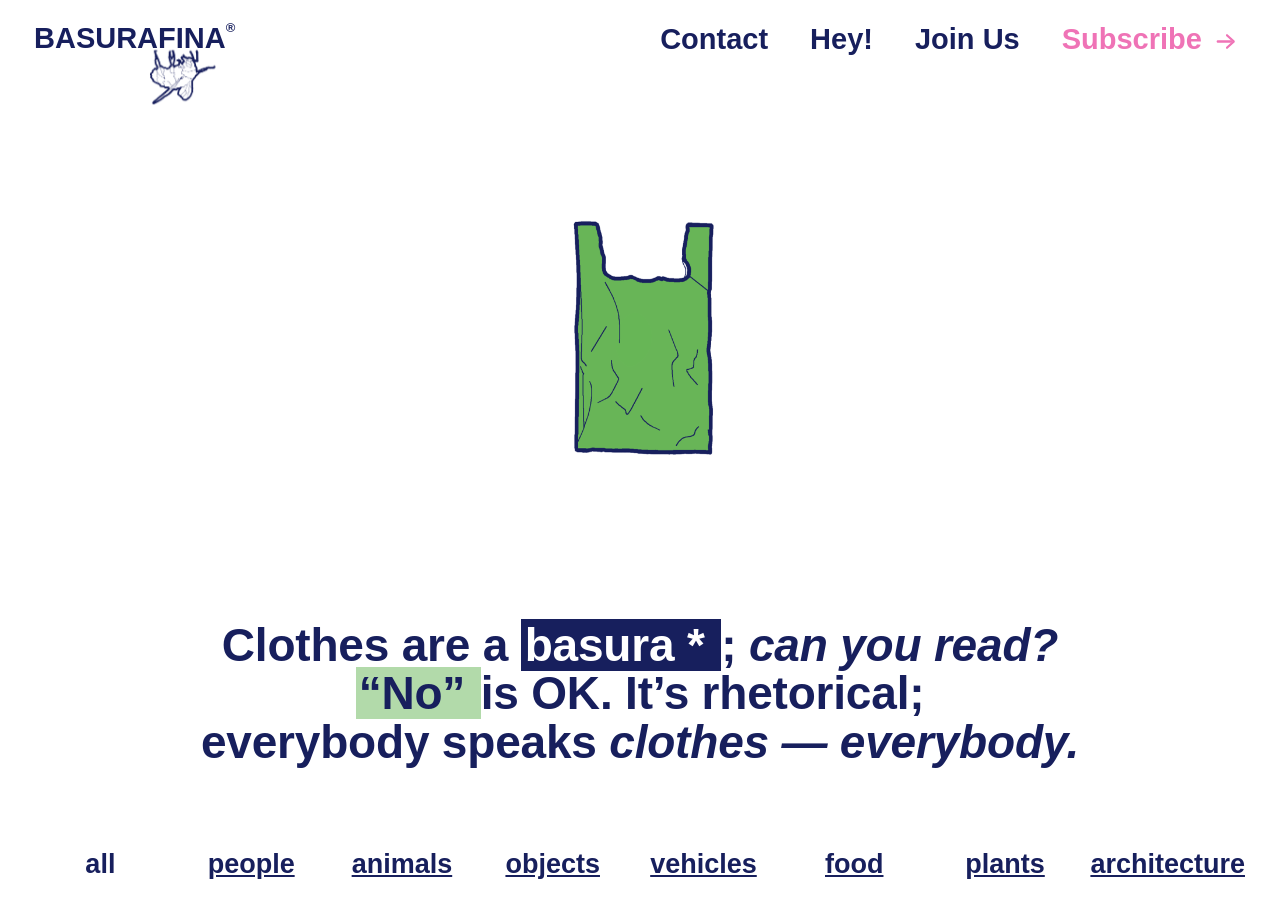
<file: index.html>
<!DOCTYPE html>
<html lang="en">

<head>

    <link rel="stylesheet" href="css/flying-object.css">

    <meta charset="UTF-8">

    <meta
        name="viewport"
        content="width=device-width, initial-scale=1.0"
    >

    <title>BASURAFINA®</title>

    <link
        rel="stylesheet"
        href="./css/style.css"
    >

</head>

<body>

<div class="flying-object"></div>

<script src="js/flying-object.js"></script>


    <!-- CABECERA -->

    <header class="top-bar">

        <a href="index.html" class="logo">

    <span>
        BASURAFINA<sup>®</sup>
    </span>

</a>

<img
    src="./images/ELEMENTS/mosca.png"
    class="header-fly"
    alt=""
>

        <nav class="top-navigation">

            <a href="#">Contact</a>

            <a href="#">Hey!</a>

            <a href="#">Join Us</a>

            <a href="#" class="subscribe">
    Subscribe
    <span class="hand-arrow">
        <svg viewBox="0 0 55 30" aria-hidden="true">
            <line x1="3" y1="15" x2="32" y2="15"></line>
            <polyline points="23,5 38,15 23,25"></polyline>
        </svg>
    </span>
</a>

        </nav>

    </header>


    <!-- CONTENIDO PRINCIPAL -->

    <main class="home">


        <!-- BOLSA -->

        <div
            class="central-image"
            id="bag-container"
            onclick="nextBag()"
        >

            <img
                id="bag-image"
                src="./images/bag1.png"
                alt="Basurafina bag"
            >

        </div>


        <!-- MANIFIESTO -->

        <section class="manifesto">

            <h1>

                Clothes are a

                <span class="blue-highlight">

                    <a href="basura.html">
    basura
</a>

                    <span class="asterisk">
                        *
                    </span>

                </span>;

                <em>
                    can you read?
                </em>

                <br>

                <span class="green-highlight">
                    “No”
                </span>

                is OK. It’s rhetorical;

                <br>

                everybody speaks

                <em>
                    clothes — everybody.
                </em>

            </h1>

        </section>


        <!-- CATEGORÍAS -->

        <nav class="categories">

            <a href="#" class="active">all</a>

            <a href="people.html">people</a>

            <a href="#">animals</a>

            <a href="#">objects</a>

            <a href="#">vehicles</a>

            <a href="#">food</a>

            <a href="#">plants</a>

            <a href="#">architecture</a>

        </nav>


    </main>


    <!-- CAMBIO DE BOLSAS -->

    <script>

        const bags = [

            "./images/bag1.png",
            "./images/bag2.png",
            "./images/bag3.png",
            "./images/bag4.png"

        ];


        let currentBag = 0;


        function nextBag() {

            currentBag++;


            if (currentBag >= bags.length) {

                currentBag = 0;

            }


            const image =
                document.getElementById("bag-image");


            image.src =
                bags[currentBag];

        }

    </script>

    
<script>

    const fly = document.querySelector(".header-fly");

    let dragging = false;
    let offsetX = 0;
    let offsetY = 0;


    fly.addEventListener("mousedown", function (event) {

    dragging = true;

    const rect = fly.getBoundingClientRect();

    offsetX = event.clientX - rect.left;
    offsetY = event.clientY - rect.top;

    fly.style.cursor = "grabbing";

    event.preventDefault();
    event.stopPropagation();

});


    document.addEventListener("mousemove", function (event) {

        if (!dragging) return;

        fly.style.left =
            (event.clientX - offsetX) + "px";

        fly.style.top =
            (event.clientY - offsetY) + "px";

    });


    document.addEventListener("mouseup", function () {

        if (!dragging) return;

        dragging = false;

        fly.style.cursor = "grab";

    });

</script>

</body>

</html>
</file>
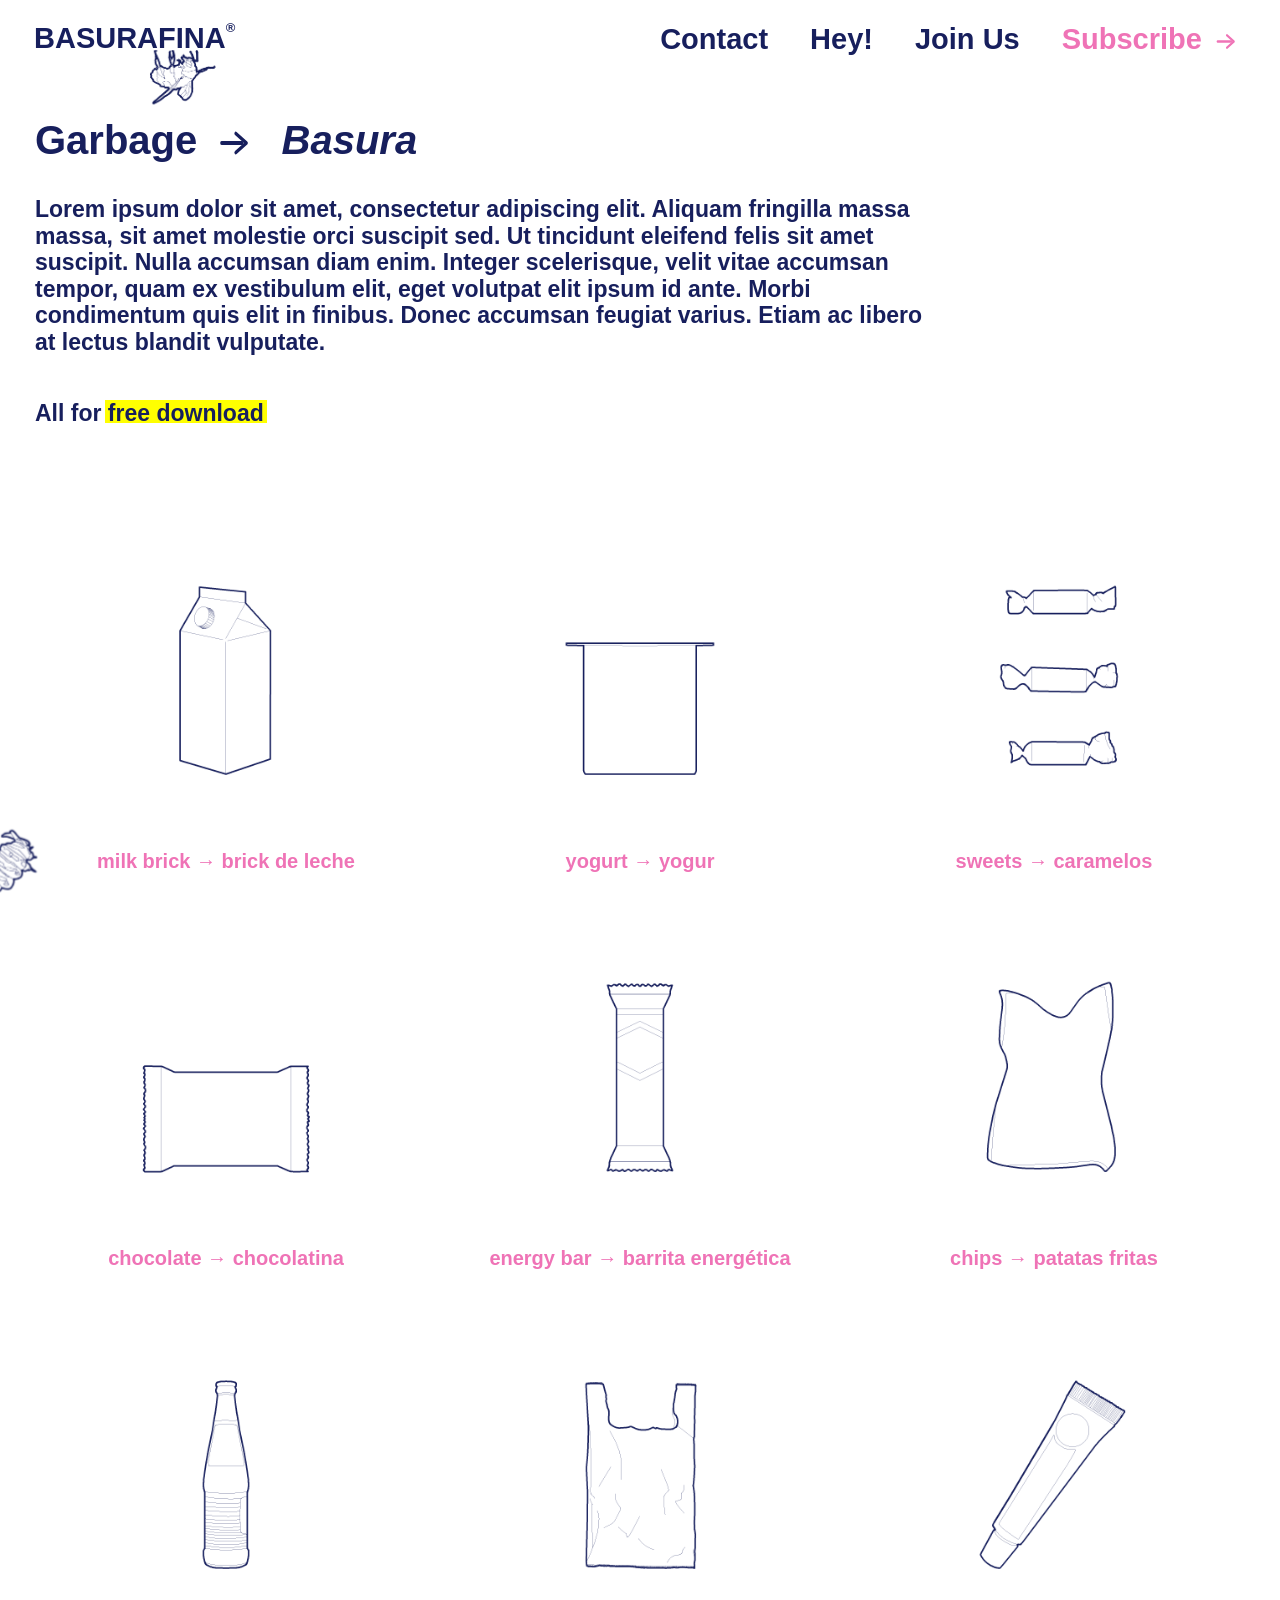
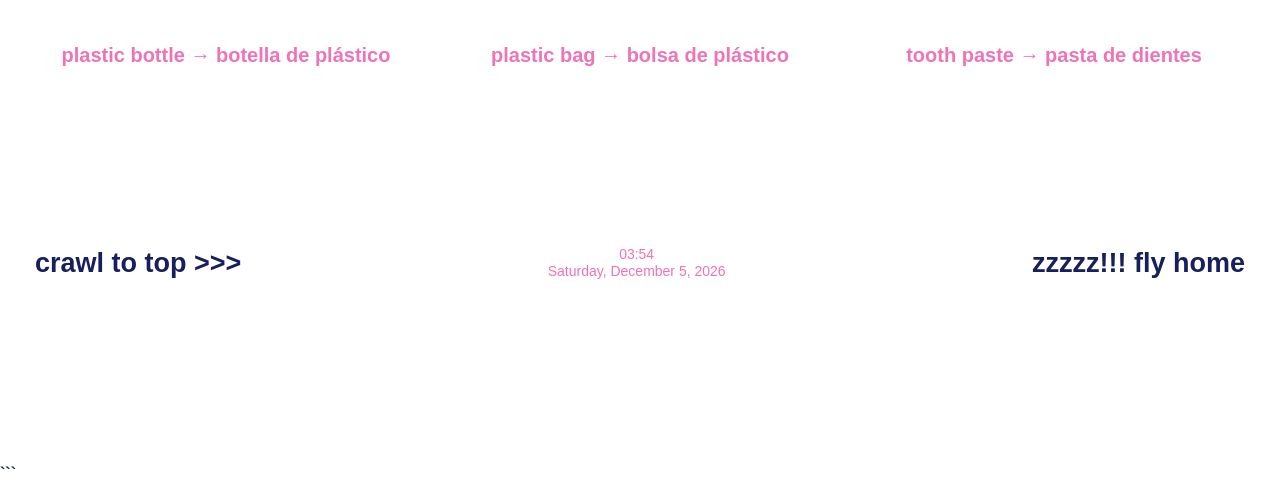
<file: basura.html>
<!DOCTYPE html>
<html lang="en">

<head>

    <meta charset="UTF-8">

    <meta
        name="viewport"
        content="width=device-width, initial-scale=1.0"
    >

    <title>BASURAFINA® — Basura</title>

    <link
        rel="stylesheet"
        href="./css/style.css"
    >

</head>


<body>


    <!-- CABECERA -->

    <header class="top-bar">

        <a href="index.html" class="logo">

            <span>
                BASURAFINA<sup>®</sup>
            </span>

        </a>

        <img
    src="./images/ELEMENTS/mosca.png"
    class="header-fly"
    alt=""
>


        <nav class="top-navigation">

            <a href="#">Contact</a>

            <a href="#">Hey!</a>

            <a href="#">Join Us</a>

            <a href="#" class="subscribe">

                Subscribe

                <span class="hand-arrow">

                    <svg
                        viewBox="0 0 55 30"
                        aria-hidden="true"
                    >

                        <line
                            x1="3"
                            y1="15"
                            x2="32"
                            y2="15"
                        ></line>

                        <polyline
                            points="23,5 38,15 23,25"
                        ></polyline>

                    </svg>

                </span>

            </a>

        </nav>

    </header>



    <!-- BASURA -->

    <main class="basura-page">


        <!-- TÍTULO -->

        <h1 class="basura-title">

    <a href="index.html">
        Garbage
    </a>

    <span class="hand-arrow">
        <svg viewBox="0 0 55 30" aria-hidden="true">

            <line
                x1="3"
                y1="15"
                x2="32"
                y2="15"
            ></line>

            <polyline
                points="23,5 38,15 23,25"
            ></polyline>

        </svg>
    </span>

    <i>
        Basura
    </i>

</h1>



        <!-- TEXTO -->

        <p class="basura-description">

            Lorem ipsum dolor sit amet, consectetur adipiscing elit.
            Aliquam fringilla massa massa, sit amet molestie orci
            suscipit sed. Ut tincidunt eleifend felis sit amet suscipit.
            Nulla accumsan diam enim. Integer scelerisque, velit vitae
            accumsan tempor, quam ex vestibulum elit, eget volutpat elit
            ipsum id ante. Morbi condimentum quis elit in finibus.
            Donec accumsan feugiat varius. Etiam ac libero at lectus
            blandit vulputate.

        </p>



        <!-- DOWNLOAD -->

        <p class="basura-download">

            All for

            <span class="yellow-underline">
                free download
            </span>

        </p>



        <!-- GRID -->

        <div class="basura-grid">


            <!-- BRICK -->

            <div
                class="basura-item"
                data-images="
                    BRICK01.png,
                    BRICK02.png
                "
            >

                <img
                    src="./images/BASURA/BRICK01.png"
                    alt="Milk brick"
                >

                <div class="basura-name">
                    milk brick → brick de leche
                </div>

            </div>



            <!-- YOGUR -->

            <div
                class="basura-item"
                data-images="
                    YOGUR01.png,
                    YOGUR02.png,
                    YOGUR03.png
                "
            >

                <img
                    src="./images/BASURA/YOGUR01.png"
                    alt="Yogurt"
                >

                <div class="basura-name">
                    yogurt → yogur
                </div>

            </div>



            <!-- CARAMELOS -->

            <div
                class="basura-item"
                data-images="
                    CARAMELOS01.png,
                    CARAMELOS02.png
                "
            >

                <img
                    src="./images/BASURA/CARAMELOS01.png"
                    alt="Sweets"
                >

                <div class="basura-name">
                    sweets → caramelos
                </div>

            </div>



            <!-- CHOCOLATINA -->

            <div
                class="basura-item"
                data-images="
                    CHOCOLATINA01.png,
                    CHOCOLATINA02.png,
                    CHOCOLATINA03.png
                "
            >

                <img
                    src="./images/BASURA/CHOCOLATINA01.png"
                    alt="Chocolate"
                >

                <div class="basura-name">
                    chocolate → chocolatina
                </div>

            </div>



            <!-- BARRITAS -->

            <div
                class="basura-item"
                data-images="
                    BARRITAS01.png,
                    BARRITAS02.png,
                    BARRITAS03.png
                "
            >

                <img
                    src="./images/BASURA/BARRITAS01.png"
                    alt="Energy bar"
                >

                <div class="basura-name">
                    energy bar → barrita energética
                </div>

            </div>



            <!-- BOLSAPATATAS -->

            <div
                class="basura-item"
                data-images="
                    BOLSAPATATAS01.png,
                    BOLSAPATATAS02.png,
                    BOLSAPATATAS03.png
                "
            >

                <img
                    src="./images/BASURA/BOLSAPATATAS01.png"
                    alt="Chips"
                >

                <div class="basura-name">
                    chips → patatas fritas
                </div>

            </div>



            <!-- BOTELLA -->

            <div
                class="basura-item"
                data-images="
                    BOTELLA01.png,
                    BOTELLA02.png,
                    BOTELLA03.png
                "
            >

                <img
                    src="./images/BASURA/BOTELLA01.png"
                    alt="Plastic bottle"
                >

                <div class="basura-name">
                    plastic bottle → botella de plástico
                </div>

            </div>



            <!-- BOLSA -->

            <div
                class="basura-item"
                data-images="
                    BOLSA01.png,
                    BOLSA02.png,
                    BOLSA03.png
                "
            >

                <img
                    src="./images/BASURA/BOLSA01.png"
                    alt="Plastic bag"
                >

                <div class="basura-name">
                    plastic bag → bolsa de plástico
                </div>

            </div>



            <!-- PASTA DE DIENTES -->

            <div
                class="basura-item"
                data-images="
                    PASTADEDIENTES01.png,
                    PASTADEDIENTES02.png
                "
            >

                <img
                    src="./images/BASURA/PASTADEDIENTES01.png"
                    alt="Tooth paste"
                >

                <div class="basura-name">
                    tooth paste → pasta de dientes
                </div>

            </div>


        </div>



        <!-- PIE -->

        <footer class="basura-bottom">

    <a
        href="#"
        class="basura-top-link"
    >
        crawl to top >>>
    </a>


    <div class="site-clock">

        <div id="clock-time"></div>

        <div id="clock-date"></div>

    </div>


    <a
        href="index.html"
        class="basura-home-link"
    >
        zzzzz!!! fly home
    </a>

</footer>

<img
    src="./images/ELEMENTS/gusano.png"
    class="moving-worm"
    alt=""
>        

    </main>



    <!-- CAMBIO DE IMÁGENES -->

    <script>

        document
            .querySelectorAll(".basura-item")
            .forEach(function (item) {


                const image =
                    item.querySelector("img");


                const imageList =
                    item.dataset.images
                        .split(",")
                        .map(function (name) {
                            return name.trim();
                        });


                let currentImage = 0;


                item.addEventListener(
                    "click",
                    function () {


                        currentImage++;


                        if (
                            currentImage >= imageList.length
                        ) {

                            currentImage = 0;

                        }


                        image.src =
                            "./images/BASURA/" +
                            imageList[currentImage];


                    }
                );


            });

    </script>

<script>

    function updateClock() {

        const now = new Date();

        const time = now.toLocaleTimeString("en-GB", {
            hour: "2-digit",
            minute: "2-digit"
        });

        const date = now.toLocaleDateString("en-US", {
            weekday: "long",
            month: "long",
            day: "numeric",
            year: "numeric"
        });

        document.getElementById("clock-time").textContent = time;

        document.getElementById("clock-date").textContent = date;

    }


    updateClock();

    setInterval(updateClock, 1000);

</script>    

<script>

    const fly = document.querySelector(".header-fly");

    let dragging = false;
    let offsetX = 0;
    let offsetY = 0;


    fly.addEventListener("mousedown", function (event) {

        dragging = true;

        const rect = fly.getBoundingClientRect();

        offsetX = event.clientX - rect.left;
        offsetY = event.clientY - rect.top;

        fly.style.cursor = "grabbing";

        event.preventDefault();
        event.stopPropagation();

    });


    document.addEventListener("mousemove", function (event) {

        if (!dragging) return;

        fly.style.left =
            (event.clientX - offsetX) + "px";

        fly.style.top =
            (event.clientY - offsetY) + "px";

    });


    document.addEventListener("mouseup", function (event) {

        if (!dragging) return;

        dragging = false;

        fly.style.cursor = "grab";

        event.preventDefault();
        event.stopPropagation();

    });

</script>    
    
</body>

</html>
```
</file>
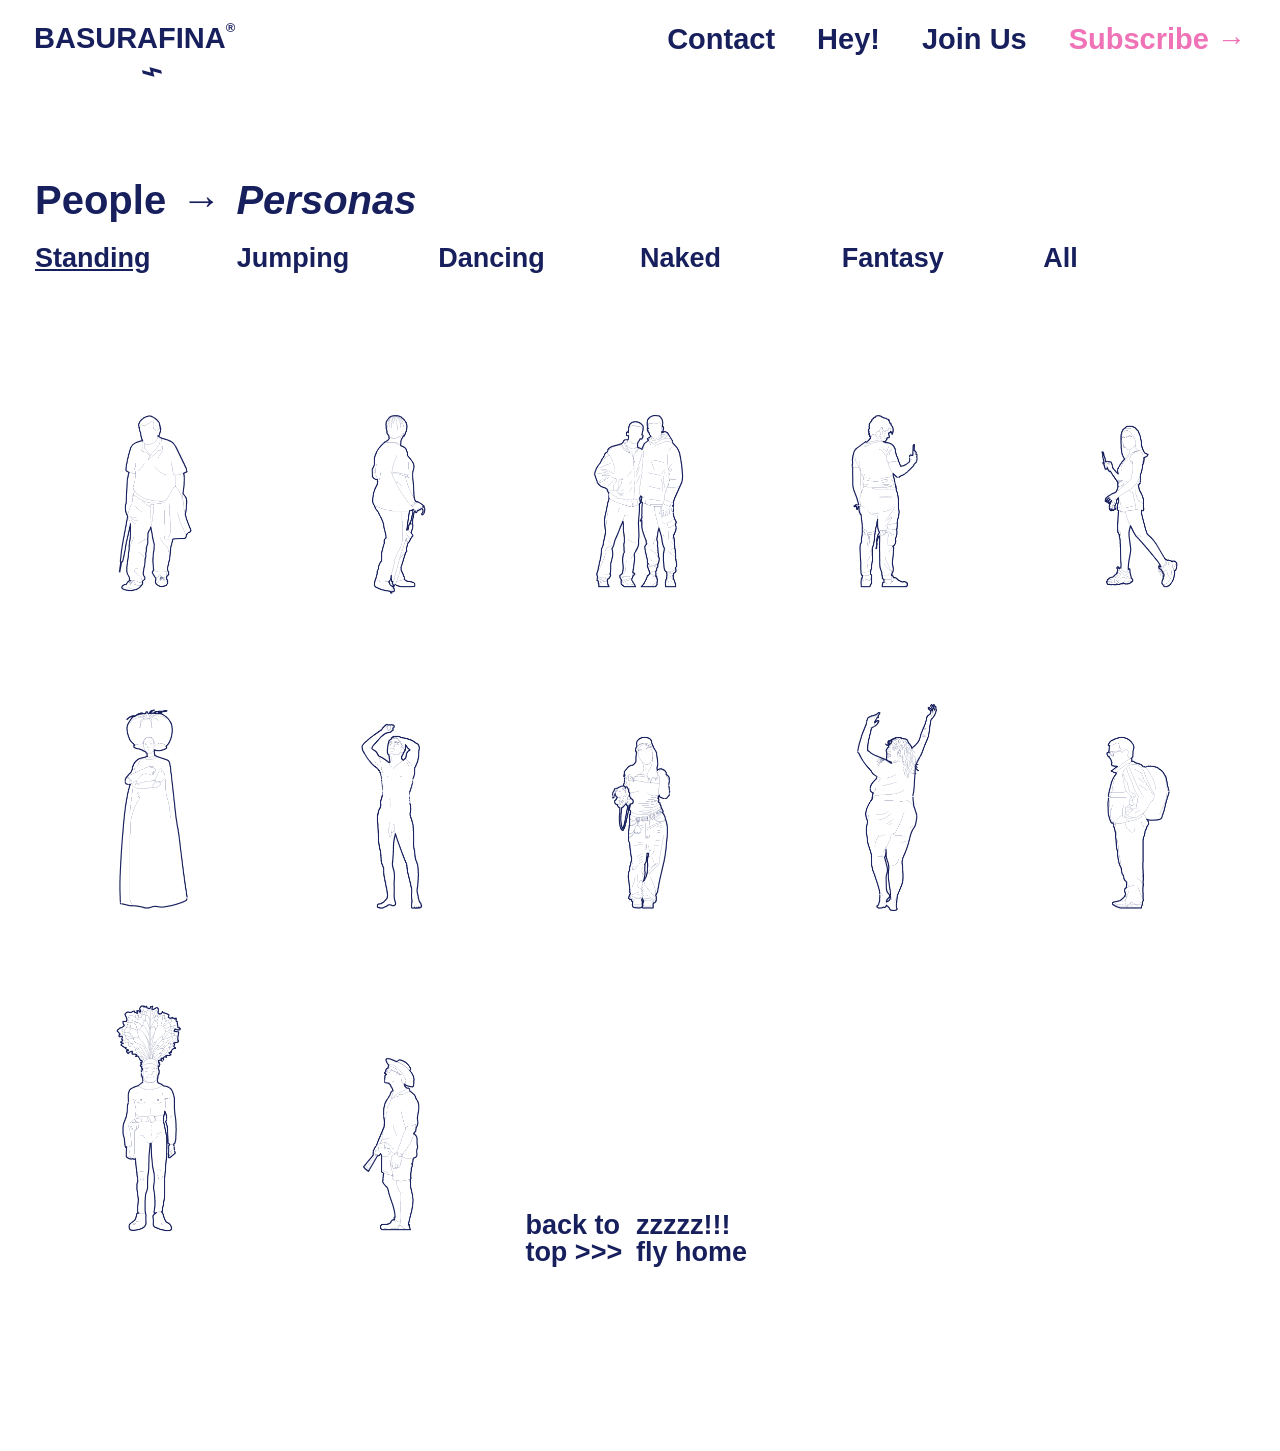
<file: eople-standing.html>
<!DOCTYPE html>
<html lang="en">

<head>

    <meta charset="UTF-8">

    <meta
        name="viewport"
        content="width=device-width, initial-scale=1.0"
    >

    <title>BASURAFINA® — People — Standing</title>

    <link
        rel="stylesheet"
        href="./css/style.css"
    >

</head>


<body>


    <!-- CABECERA -->

    <header class="top-bar">

        <a href="index.html" class="logo">

            <span>
                BASURAFINA<sup>®</sup>
            </span>

            <span class="logo-doodle">
                ⌁
            </span>

        </a>


        <nav class="top-navigation">

            <a href="#">Contact</a>

            <a href="#">Hey!</a>

            <a href="#">Join Us</a>

            <a href="#" class="subscribe">
                Subscribe →
            </a>

        </nav>

    </header>


    <!-- PEOPLE -->

    <main class="people-page">


        <!-- TÍTULO -->

        <h1 class="people-title">

            <a href="people.html">
                People
            </a>

            <span class="people-arrow">
                →
            </span>

            <i>
                Personas
            </i>

        </h1>


        <!-- CATEGORÍAS -->

        <nav class="people-navigation">

            <a
                href="people-standing.html"
                class="active"
            >
                Standing
            </a>

            <a href="people-jumping.html">
                Jumping
            </a>

            <a href="people-dancing.html">
                Dancing
            </a>

            <a href="people-naked.html">
                Naked
            </a>

            <a href="people-fantasy.html">
                Fantasy
            </a>

            <a href="all-people.html">
                All
            </a>

        </nav>


        <!-- GALERÍA -->

        <div class="people-grid">


            <div class="people-item">
                <img
                    src="./images/PEOPLE/STANDING/ABBUELO01.png"
                    alt="Abuelo"
                >
            </div>


            <div class="people-item">
                <img
                    src="./images/PEOPLE/STANDING/ABUELA01.png"
                    alt="Abuela"
                >
            </div>


            <div class="people-item">
                <img
                    src="./images/PEOPLE/STANDING/ALEXLUCAS01.png"
                    alt="Alex Lucas"
                >
            </div>


            <div class="people-item">
                <img
                    src="./images/PEOPLE/STANDING/ALVARO01.png"
                    alt="Alvaro"
                >
            </div>


            <div class="people-item">
                <img
                    src="./images/PEOPLE/STANDING/ANDREA01.png"
                    alt="Andrea"
                >
            </div>


            <div class="people-item">
                <img
                    src="./images/PEOPLE/STANDING/CABEZATOMATE01.png"
                    alt="Cabeza Tomate"
                >
            </div>


            <div class="people-item">
                <img
                    src="./images/PEOPLE/STANDING/DESNUDO01.png"
                    alt="Desnudo"
                >
            </div>


            <div class="people-item">
                <img
                    src="./images/PEOPLE/STANDING/ELI01.png"
                    alt="Eli"
                >
            </div>


            <div class="people-item">
                <img
                    src="./images/PEOPLE/STANDING/GORDA01.png"
                    alt="Gorda"
                >
            </div>


            <div class="people-item">
                <img
                    src="./images/PEOPLE/STANDING/GUILLE01.png"
                    alt="Guille"
                >
            </div>


            <div class="people-item">
                <img
                    src="./images/PEOPLE/STANDING/HOMBRELECHUGA01.png"
                    alt="Hombre Lechuga"
                >
            </div>


            <div class="people-item">
                <img
                    src="./images/PEOPLE/STANDING/VICTOR01.png"
                    alt="Victor"
                </div>


        </div>


        <!-- FINAL -->

        <div class="people-bottom">

            <a href="#" class="people-top-link">
                back to top >>>
            </a>

            <a href="index.html" class="people-home-link">
                zzzzz!!! fly home
            </a>

        </div>


    </main>


</body>

</html>
</file>
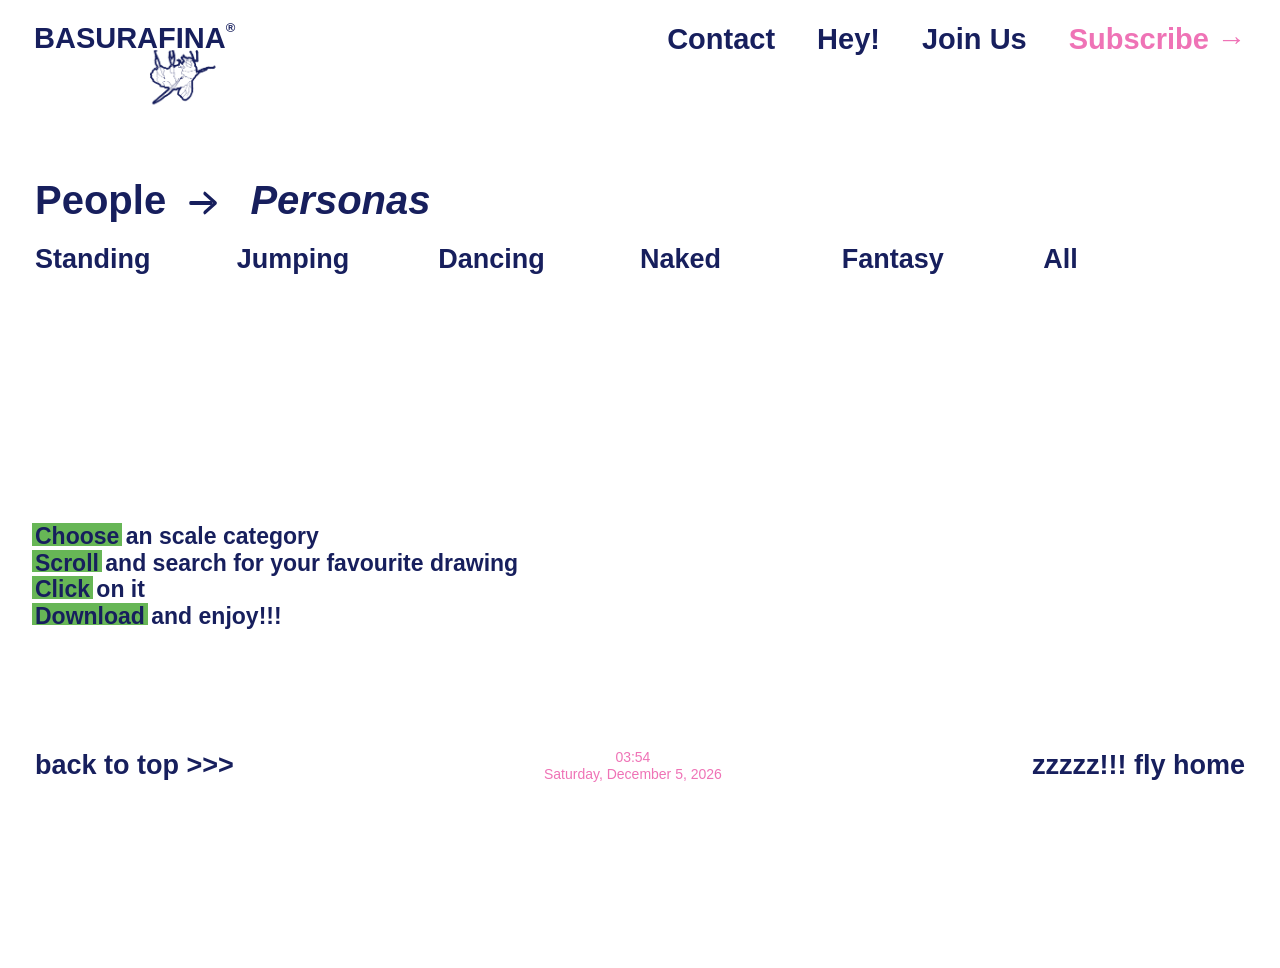
<file: people.html>
<!DOCTYPE html>
<html lang="en">

<head>

    <meta charset="UTF-8">

    <meta
        name="viewport"
        content="width=device-width, initial-scale=1.0"
    >

    <title>BASURAFINA® — People</title>

    <link
        rel="stylesheet"
        href="./css/style.css"
    >

</head>


<body>


    <!-- CABECERA -->

    <header class="top-bar">

        <a href="index.html" class="logo">

    <span>
        BASURAFINA<sup>®</sup>
    </span>

</a>

<img
    src="./images/ELEMENTS/mosca.png"
    class="header-fly"
    alt=""
>


        <nav class="top-navigation">

            <a href="#">Contact</a>

            <a href="#">Hey!</a>

            <a href="#">Join Us</a>

            <a href="#" class="subscribe">
                Subscribe →
            </a>

        </nav>

    </header>


    <!-- PEOPLE -->

    <main class="people-page people-layout" style="padding-top: 300px;">


        <!-- TÍTULO -->

        <h1 class="people-title">

            People

            <span class="hand-arrow">
    <svg viewBox="0 0 55 30" aria-hidden="true">
        <line x1="3" y1="15" x2="32" y2="15"></line>
        <polyline points="23,5 38,15 23,25"></polyline>
    </svg>
</span>

            <i>
                Personas
            </i>

        </h1>


        <!-- SUBCATEGORÍAS -->

        <nav class="people-navigation">

            <a href="people-standing.html">
                Standing
            </a>

            <a href="people-jumping.html">
                Jumping
            </a>

            <a href="people-dancing.html">
                Dancing
            </a>

            <a href="people-naked.html">
                Naked
            </a>

            <a href="people-fantasy.html">
                Fantasy
            </a>

            <a href="all-people.html">
                All
            </a>

        </nav>


        <!-- INSTRUCCIONES -->

        <section class="people-instructions">


            <h2>

                <span class="green-underline">
                    Choose
                </span>

                an scale category

            </h2>


            <h2>

                <span class="green-underline">
                    Scroll
                </span>

                and search for your favourite drawing

            </h2>


            <h2>

                <span class="green-underline">
                    Click
                </span>

                on it

            </h2>


            <h2>

                <span class="green-underline">
                    Download
                </span>

                and enjoy!!!

            </h2>


        </section>


        <!-- PIE -->

        <footer class="people-bottom">

    <a
        href="#"
        class="people-top-link"
    >
        back to top >>>
    </a>


    <div class="site-clock">

        <div id="clock-time"></div>

        <div id="clock-date"></div>

    </div>


    <a
        href="index.html"
        class="people-home-link"
    >
        zzzzz!!! fly home
    </a>

</footer>


    </main>
<script>

    function updateClock() {

        const now = new Date();

        const time = now.toLocaleTimeString("en-GB", {
            hour: "2-digit",
            minute: "2-digit"
        });

        const date = now.toLocaleDateString("en-US", {
            weekday: "long",
            month: "long",
            day: "numeric",
            year: "numeric"
        });

        document.getElementById("clock-time").textContent = time;

        document.getElementById("clock-date").textContent = date;

    }

    updateClock();

    setInterval(updateClock, 1000);

</script>

<script>

    const fly = document.querySelector(".header-fly");

    let dragging = false;
    let offsetX = 0;
    let offsetY = 0;


    fly.addEventListener("mousedown", function (event) {

        dragging = true;

        const rect = fly.getBoundingClientRect();

        offsetX = event.clientX - rect.left;
        offsetY = event.clientY - rect.top;

        fly.style.cursor = "grabbing";

        event.preventDefault();
        event.stopPropagation();

    });


    document.addEventListener("mousemove", function (event) {

        if (!dragging) return;

        fly.style.left =
            (event.clientX - offsetX) + "px";

        fly.style.top =
            (event.clientY - offsetY) + "px";

    });


    document.addEventListener("mouseup", function (event) {

        if (!dragging) return;

        dragging = false;

        fly.style.cursor = "grab";

        event.preventDefault();
        event.stopPropagation();

    });

</script>
    
</body>

</html>
</file>
<file: css/flying-object.css>
.flying-object {
    position: fixed;
    inset: 0;
    width: 100vw;
    height: 100vh;
    pointer-events: none;
    overflow: hidden;
    z-index: 9999;
}

.flying-bee {
    position: absolute;
    width: 300px;
    height: auto;
    left: 0;
    top: 0;
    pointer-events: none;
    user-select: none;
    will-change: transform;
    animation-timing-function: linear;
    animation-fill-mode: forwards;
}
</file>
<file: css/style.css>
/* =========================================
   BASURAFINA
   HOME
========================================= */


/* =========================================
   FUENTE — INTER VARIABLE
========================================= */

@font-face {
    font-family: "Inter";
    src: url("../fonts/InterVariable.woff2") format("woff2");
    font-style: normal;
    font-weight: 100 900;
    font-display: swap;
}


/* =========================================
   RESET
========================================= */

* {
    box-sizing: border-box;
}

html,
body {
    margin: 0;
    padding: 0;
    width: 100%;
    min-height: 100%;
}

body {
    background: #ffffff;
    color: #171f5d;

    font-family: "Inter", Arial, Helvetica, sans-serif;

    font-weight: 550;

    overflow-x: hidden;
}


/* =========================================
   CABECERA
========================================= */

.top-bar {
    position: fixed;

    top: 0;
    left: 0;

    width: 100%;

    padding: 25px 34px;

    display: flex;
    justify-content: space-between;
    align-items: flex-start;

    z-index: 20;
}


/* =========================================
   LOGO
========================================= */

.logo {
    display: flex;
    flex-direction: column;

    color: #171f5d;

    text-decoration: none;

    font-family: "Inter", Arial, Helvetica, sans-serif;

    font-size: 29px;

    line-height: 0.9;

    font-weight: 550;

    letter-spacing: 0;
}

.logo sup {
    font-size: 13px;

    vertical-align: top;

    position: relative;

    top: -3px;
}

.logo-doodle {
    display: block;

    margin-top: 3px;

    margin-left: 105px;

    font-size: 38px;

    line-height: 0.4;

    transform: rotate(-15deg);

    font-weight: 550;
}


/* =========================================
   MENÚ SUPERIOR
========================================= */

.top-navigation {
    display: flex;

    align-items: center;

    gap: 42px;

    font-family: "Inter", Arial, Helvetica, sans-serif;

    font-size: 29px;

    line-height: 1;

    font-weight: 550;

    letter-spacing: 0;
}

.top-navigation a {
    color: #171f5d;

    text-decoration: none;

    white-space: nowrap;
}

.top-navigation a:hover {
    text-decoration: underline;
}

.top-navigation .subscribe {
    color: #ef73b6;
}


/* =========================================
   HOME
========================================= */

.home {
    position: relative;

    min-height: 100vh;

    width: 100%;

    padding-top: 1px;
}


/* =========================================
   BOLSA CENTRAL
========================================= */

.central-image {
    position: absolute;

    left: 50%;

    top: 9%;

    transform: translateX(-50%);

    width: 350px;

    display: flex;

    justify-content: center;
    align-items: center;

    cursor: pointer;
}

.central-image img {
    display: block;

    width: 100%;

    height: auto;

    object-fit: contain;

    user-select: none;
}


/* =========================================
   MANIFIESTO
========================================= */

.manifesto {
    position: absolute;

    left: 50%;

    top: 69%;

    transform: translateX(-50%);

    width: min(900px, 90vw);

    text-align: center;
}

.manifesto h1 {
    margin: 0;

    padding: 0;

    color: #171f5d;

    font-family: "Inter", Arial, Helvetica, sans-serif;

    font-style: normal;

    font-weight: 550;

    font-size: 46px;

    line-height: 1.05;

    letter-spacing: -0.2px;
}

.manifesto em {
    font-style: italic;
}


/* =========================================
   AZUL
========================================= */

.blue-highlight {
    display: inline;

    background: #171f5d;

    color: #ffffff;

    padding: 0 4px;
}

.blue-highlight a {
    color: #ffffff;

    text-decoration: none;
}

.asterisk {
    color: #ffffff;
}


/* =========================================
   VERDE
========================================= */

.green-highlight {
    display: inline;

    background: rgba(103, 182, 86, 0.5);

    padding: 0 3px;
}


/* =========================================
   CATEGORÍAS
========================================= */

.categories {
    position: absolute;

    left: 0;

    bottom: 22px;

    width: 100%;

    padding: 0 35px;

    display: grid;

    grid-template-columns: repeat(8, 1fr);

    align-items: center;

    text-align: center;

    column-gap: 20px;
}

.categories a {
    color: #171f5d;

    font-family: "Inter", Arial, Helvetica, sans-serif;

    font-size: 27px;

    line-height: 1;

    font-weight: 550;

    letter-spacing: 0;

    text-decoration: underline;

    white-space: nowrap;
}

.categories a.active {
    text-decoration: none;
}

.categories a:hover {
    text-decoration: none;
}


/* =========================================
   TABLET
========================================= */

@media (max-width: 1000px) {

    .top-bar {
        padding: 22px 25px;
    }

    .top-navigation {
        gap: 28px;

        font-size: 24px;
    }

    .logo {
        font-size: 25px;
    }

    .central-image {
        width: 280px;
    }

    .manifesto {
        width: 90vw;
    }

    .manifesto h1 {
        font-size: 3rem;

        line-height: 1.05;
    }

    .categories {
        padding: 0 20px;

        column-gap: 8px;
    }

    .categories a {
        font-size: 21px;
    }
}


/* =========================================
   MÓVIL
========================================= */

@media (max-width: 700px) {

    .top-bar {
        position: relative;

        padding: 18px;

        flex-direction: column;

        gap: 25px;
    }

    .top-navigation {
        width: 100%;

        justify-content: space-between;

        gap: 10px;

        font-size: 18px;

        letter-spacing: 0;
    }

    .logo {
        font-size: 24px;
    }

    .logo-doodle {
        margin-left: 80px;

        font-size: 30px;
    }

    .home {
        min-height: calc(100vh - 100px);
    }

    .central-image {
        position: relative;

        top: auto;

        left: auto;

        transform: none;

        margin: 70px auto 0;

        width: 125px;
    }

    .manifesto {
        position: relative;

        top: auto;

        left: auto;

        transform: none;

        width: calc(100% - 30px);

        margin: 80px auto 0;
    }

    .manifesto h1 {
        font-size: 2rem;

        line-height: 1.05;
    }

    .categories {
        position: relative;

        bottom: auto;

        margin-top: 80px;

        padding: 0 15px 25px;

        grid-template-columns: repeat(2, 1fr);

        row-gap: 15px;
    }

    .categories a {
        font-size: 22px;
    }

}
/* =========================================
   PEOPLE
========================================= */

.people-page {
    width: 100%;
    min-height: 100vh;

    padding: 0 35px 10rem;

    color: #171f5d;

    display: flex;
    flex-direction: column;
}


/* =========================================
   PEOPLE — POSICIÓN DEL ENCABEZADO
========================================= */

.people-title {
    margin: 180px 0 0 0;

    padding: 0;

    font-family: "Inter", Arial, Helvetica, sans-serif;

    font-size: 40px;

    line-height: 1;

    font-weight: 550;

    color: #171f5d;
}


.people-navigation {
    display: grid;

    grid-template-columns: repeat(6, 1fr);

    width: 100%;

    margin-top: 25px;

    text-align: left;

    gap: 0;
}

.people-title {
    margin: 0;

    padding: 0;

    font-family: "Inter", Arial, Helvetica, sans-serif;

    font-size: 40px;

    line-height: 1;

    font-weight: 550;

    color: #171f5d;
}


.people-title a {
    color: #171f5d;

    text-decoration: none;
}


.people-arrow {
    display: inline-block;

    margin: 0 4px;
}


.people-title i {
    font-style: italic;
}


.people-navigation {
    display: grid;

    grid-template-columns:
        repeat(6, 1fr);

    width: 100%;

    margin-top: 25px;

    text-align: left;

    gap: 0;
}


.people-navigation a {
    color: #171f5d;

    font-family: "Inter", Arial, Helvetica, sans-serif;

    font-size: 27px;

    line-height: 1;

    font-weight: 550;

    text-decoration: none;
}


.people-navigation a:hover {
    text-decoration: underline;
}


.people-navigation a.active {
    text-decoration: underline;
}


/* =========================================
   GALERÍA
========================================= */

.people-grid {
    display: grid;

    grid-template-columns:
        repeat(5, 1fr);

    gap: 1rem;

    width: 100%;

    margin-top: 70px;
}


.people-item {
    width: 100%;
}


.people-item img {
    display: block;

    width: 100%;

    height: auto;

    object-fit: contain;
}


/* =========================================
   PARTE INFERIOR
========================================= */

.people-bottom {
    width: 100%;

    margin-top: auto;

    padding-top: 160px;
    padding-bottom: 25px;

    display: flex;

    justify-content: space-between;

    align-items: center;
}


.people-bottom a {
    color: #171f5d;

    font-family: "Inter", Arial, Helvetica, sans-serif;

    font-size: 27px;

    line-height: 1;

    font-weight: 550;

    text-decoration: none;
}


.people-bottom a:hover {
    text-decoration: underline;
}


/* =========================================
   MÓVIL
========================================= */

@media (max-width: 700px) {

    .people-page {
        padding: 20px 18px 8rem;
    }


    .people-title {
        font-size: 24px;
    }


    .people-navigation {
        grid-template-columns:
            repeat(2, 1fr);

        row-gap: 15px;

        margin-top: 25px;
    }


    .people-navigation a {
        font-size: 20px;
    }


    .people-grid {
        grid-template-columns:
            repeat(2, 1fr);

        gap: 0.7rem;

        margin-top: 50px;
    }


    .people-bottom {
        margin-top: 7rem;

        flex-direction: column;

        gap: 25px;
    }


    .people-bottom a {
        font-size: 20px;
    }

}
/* =========================================
   PEOPLE — INSTRUCCIONES
========================================= */

.people-instructions {
    width: 100%;

    margin-top: 180px;
}


.people-instructions h2 {
    margin: 0;

    padding: 0;

    color: #171f5d;

    font-family: "Inter", Arial, Helvetica, sans-serif;

    font-size: 23px;

    line-height: 1.15;

    font-weight: 550;
}


.green-underline {
    position: relative;
    display: inline-block;
    z-index: 0;
}

.green-underline::after {
    content: "";
    position: absolute;

    left: -3px;
    right: -3px;

    bottom: 15%;
    height: 85%;

    background: #67B656;

    z-index: -1;
}
/* =========================================
   PEOPLE — AJUSTE FINAL
========================================= */

.people-page {
    min-height: 100vh !important;
    display: flex !important;
    flex-direction: column !important;
}

.people-bottom {
    margin-top: auto !important;
    padding-top: 120px !important;
    padding-bottom: 25px !important;
}
/* =========================================
   PEOPLE — ESTRUCTURA DE PÁGINA
========================================= */

.people-layout {
    min-height: 100vh;
    padding-top: 180px;
}

.people-layout .people-instructions {
    margin-top: 160px;
}

.people-layout .people-bottom {
    margin-top: auto;
    padding-top: 160px;
    padding-bottom: 25px;
}
.people-layout {
    padding-top: 180px;
}
/* =========================================
   PEOPLE — POSICIÓN FIJA DEL ENCABEZADO
========================================= */

.people-page {
    padding-top: 0 !important;
}

.people-page .people-title {
    margin-top: 180px !important;
}

.people-page .people-navigation {
    margin-top: 25px !important;
}
/* AJUSTE FINAL PEOPLE */

.people-page .people-instructions {
    margin-top: 250px !important;
}
/* =========================================
   DRAWING MODAL
========================================= */

.drawing-modal {
    position: fixed;

    inset: 0;

    width: 100%;
    height: 100%;

    background: rgba(23, 31, 93, 0.35);

    display: flex;

    justify-content: center;
    align-items: center;

    padding: 40px;

    z-index: 1000;

    opacity: 0;

    visibility: hidden;

    pointer-events: none;

    transition:
        opacity 0.2s ease,
        visibility 0.2s ease;
}


.drawing-modal.is-open {
    opacity: 1;

    visibility: visible;

    pointer-events: auto;
}


/* CUADRO */

.drawing-modal-box {
    position: relative;

    width: min(700px, 85vw);

    max-height: 90vh;

    background: #ffffff;

    padding: 45px 45px 30px;

    display: flex;

    flex-direction: column;

    align-items: center;

    justify-content: center;
}


/* X */

.drawing-modal-close {
    position: absolute;

    top: 8px;
    left: 12px;

    border: none;

    background: none;

    color: #171f5d;

    font-family: "Inter", Arial, Helvetica, sans-serif;

    font-size: 32px;

    line-height: 1;

    font-weight: 550;

    cursor: pointer;

    padding: 0;
}


/* DIBUJO */

.drawing-modal-box img {
    display: block;

    width: auto;

    max-width: 100%;

    max-height: 65vh;

    object-fit: contain;
}


/* DESCARGAS */

.drawing-modal-downloads {
    display: flex;

    gap: 25px;

    margin-top: 20px;
}


.drawing-modal-downloads a {
    color: #ef73b6;

    font-family: "Inter", Arial, Helvetica, sans-serif;

    font-size: 25px;

    line-height: 1;

    font-weight: 550;

    text-decoration: none;
}


.drawing-modal-downloads a:hover {
    text-decoration: underline;
}


/* TEXTO */

.drawing-modal-info {
    margin: 12px 0 0;

    color: #171f5d;

    font-family: "Inter", Arial, Helvetica, sans-serif;

    font-size: 15px;

    line-height: 1.2;

    font-weight: 550;

    text-align: center;
}
/* =========================================
   DRAWING MODAL — VISIBILITY
========================================= */

.drawing-modal {
    position: fixed !important;

    inset: 0 !important;

    z-index: 9999 !important;

    display: flex !important;

    align-items: center !important;

    justify-content: center !important;

    background: rgba(23, 31, 93, 0.35);

    opacity: 0;

    visibility: hidden;

    pointer-events: none;
}


.drawing-modal.is-open {
    opacity: 1 !important;

    visibility: visible !important;

    pointer-events: auto !important;
}


.drawing-modal-box {
    position: relative;

    width: min(500px, 85vw);

    max-height: 90vh;

    background: white;

    padding: 45px;

    display: flex;

    flex-direction: column;

    align-items: center;
}


.drawing-modal-box img {
    display: block;

    max-width: 100%;

    max-height: 65vh;

    width: auto;

    height: auto;
}


.drawing-modal-close {
    position: absolute;

    top: 8px;

    left: 12px;

    border: none;

    background: transparent;

    color: #171f5d;

    font-family: "Inter", Arial, sans-serif;

    font-size: 32px;

    cursor: pointer;
}


.drawing-modal-downloads {
    display: flex;

    gap: 25px;

    margin-top: 20px;
}


.drawing-modal-downloads a {
    color: #ef73b6;

    font-size: 25px;

    font-weight: 550;

    text-decoration: none;
}


.drawing-modal-info {
    margin: 12px 0 0;

    color: #171f5d;

    font-size: 15px;
}
/* =========================================
   DRAWING MODAL — AJUSTES
========================================= */

/* Fondo más desenfocado y neutro */
.drawing-modal {
    background: rgba(255, 255, 255, 0.45);

    backdrop-filter: blur(8px);
    -webkit-backdrop-filter: blur(8px);
}


/* X más grande y subrayada */
.drawing-modal-close {
    font-size: 42px;

    color: #171f5d;

    text-decoration: underline;
    text-decoration-color: #171f5d;
    text-decoration-thickness: 2px;
    text-underline-offset: 3px;
}
/* =========================================
   DRAWING MODAL — AJUSTES 2
========================================= */

/* X */
.drawing-modal-close {
    font-size: 42px;

    text-decoration-thickness: 4px;
    text-underline-offset: 3px;
}


/* DESCARGAS */
.drawing-modal-downloads {
    gap: 70px;
}


.drawing-modal-downloads a {
    font-size: 20px;

    text-transform: lowercase;
}


/* TEXTO INFERIOR */
.drawing-modal-info {
    max-width: 500px;

    margin-top: 45px;

    color: #171f5d;

    font-size: 20px;

    line-height: 1.05;

    font-weight: 550;

    text-align: center;
}
/* =========================================
   BASURA
========================================= */

.basura-page {
    width: 100%;

    min-height: 100vh;

    padding: 120px 35px 10rem;

    color: #171f5d;

    display: flex;

    flex-direction: column;
}


/* =========================================
   TÍTULO
========================================= */

.basura-title {
    margin: 0;

    padding: 0;

    color: #171f5d;

    font-family: "Inter", Arial, Helvetica, sans-serif;

    font-size: 40px;

    line-height: 1;

    font-weight: 550;
}


.basura-title a {
    color: #171f5d;

    text-decoration: none;
}


.basura-title i {
    font-style: italic;
}


.basura-arrow {
    display: inline-block;

    margin: 0 4px;
}


/* =========================================
   DESCRIPCIÓN
========================================= */

.basura-description {
    width: min(900px, 100%);

    margin: 35px 0 0;

    color: #171f5d;

    font-family: "Inter", Arial, Helvetica, sans-serif;

    font-size: 23px;

    line-height: 1.15;

    font-weight: 550;
}


/* =========================================
   DOWNLOAD
========================================= */

.basura-download {
    margin: 45px 0 0;

    color: #171f5d;

    font-family: "Inter", Arial, Helvetica, sans-serif;

    font-size: 23px;

    line-height: 1.15;

    font-weight: 550;
}


.yellow-underline {
    position: relative;

    display: inline-block;

    z-index: 0;
}


.yellow-underline::after {
    content: "";

    position: absolute;

    left: -3px;

    right: -3px;

    bottom: 15%;

    height: 85%;

    background: #FFFF00;

    z-index: -1;
}


/* =========================================
   GRID — 3 COLUMNAS
========================================= */

.basura-grid {
    width: 100%;

    display: grid;

    grid-template-columns:
        repeat(3, 1fr);

    gap: 2rem;

    margin-top: 80px;
}


.basura-item {
    width: 100%;

    cursor: pointer;
}


.basura-item img {
    display: block;

    width: 100%;

    height: auto;

    object-fit: contain;

    user-select: none;
}


/* =========================================
   PIE
========================================= */

.basura-bottom {
    width: 100%;

    margin-top: 180px;

    padding-bottom: 25px;

    display: flex;

    justify-content: space-between;

    align-items: center;
}


.basura-bottom a {
    color: #171f5d;

    font-family: "Inter", Arial, Helvetica, sans-serif;

    font-size: 27px;

    line-height: 1;

    font-weight: 550;

    text-decoration: none;
}


.basura-bottom a:hover {
    text-decoration: underline;
}


/* =========================================
   MÓVIL
========================================= */

@media (max-width: 700px) {

    .basura-page {
        padding: 20px 18px 8rem;
    }


    .basura-title {
        font-size: 24px;
    }


    .basura-description {
        margin-top: 30px;

        font-size: 18px;
    }


    .basura-download {
        margin-top: 35px;

        font-size: 18px;
    }


    .basura-grid {
        grid-template-columns:
            repeat(2, 1fr);

        gap: 0.7rem;

        margin-top: 50px;
    }


    .basura-bottom {
        margin-top: 7rem;

        flex-direction: column;

        gap: 25px;
    }


    .basura-bottom a {
        font-size: 20px;
    }

}
.basura-item {
    display: flex;
    flex-direction: column;
    align-items: center;
}

.basura-item img {
    width: 70%;
}

.basura-name {
    margin-top: 10px;
    color: #EF73B6;
    font-family: "Inter", Arial, Helvetica, sans-serif;
    font-size: 20px;
    line-height: 1.05;
    font-weight: 550;
    text-align: center;
}
/* =========================================
   FLECHA MANUAL
========================================= */

.hand-arrow {
    display: inline-flex;

    width: 70px;
    height: 24px;

    margin: 0 8px;

    vertical-align: middle;
}


.hand-arrow svg {
    width: 100%;
    height: 100%;

    overflow: visible;
}


.hand-arrow path {
    fill: none;

    stroke: #171F5D;

    stroke-width: 2.5;

    stroke-linecap: round;
    stroke-linejoin: round;
}
/* =========================================
   FLECHA BASURAFINA
========================================= */

.hand-arrow {
    display: inline-block;

    margin: 0 8px;

    color: #171F5D;

    font-family: Arial, sans-serif;

    font-size: 52px;

    font-weight: 400;

    line-height: 0.3;

    vertical-align: middle;

    transform: scaleX(0.75);
}
.hand-arrow {
    display: inline-flex;

    width: 52px;
    height: 36px;

    margin: 0 5px;

    vertical-align: middle;
}


.hand-arrow svg {
    width: 100%;
    height: 100%;

    overflow: visible;
}


.hand-arrow line {
    stroke: #171F5D;

    stroke-width: 4;

    stroke-linecap: round;
}


.hand-arrow polyline {
    fill: none;

    stroke: #171F5D;

    stroke-width: 4;

    stroke-linecap: round;

    stroke-linejoin: round;
}
.subscribe .hand-arrow {
    width: 34px;
    height: 23px;
    margin: 0 0 0 2px;
    vertical-align: middle;
}

.subscribe .hand-arrow line,
.subscribe .hand-arrow polyline {
    stroke: #EF73B6;
    stroke-width: 4;
}
/* =========================================
   MOSCA — HEADER
========================================= */

.header-fly {
    position: fixed;

    top: 50px;
    left: 30px;

    width: 300px;
    height: auto;

    z-index: 100;

    cursor: grab;

    user-select: none;

    touch-action: none;
}

.header-fly:active {
    cursor: grabbing;
}
/* =========================================
   GLOBAL CLOCK
========================================= */

.site-clock {
    color: #EF73B6;

    font-size: 14px;
    font-weight: 400;

    line-height: 1.2;
    text-align: center;

    white-space: nowrap;
}
/* GUSANO */

.moving-worm {
    position: fixed;

    bottom: 0;
    left: -100px;

    width: 150px;

    z-index: 20;

    animation: worm-crawl 32s linear infinite;
}


@keyframes worm-crawl {

    0% {
        transform: translateX(0) rotate(2deg);
    }

    25% {
        transform: translateX(25vw) rotate(-2deg);
    }

    50% {
        transform: translateX(50vw) rotate(2deg);
    }

    75% {
        transform: translateX(75vw) rotate(-2deg);
    }

    100% {
        transform: translateX(110vw) rotate(2deg);
    }

}
</file>
